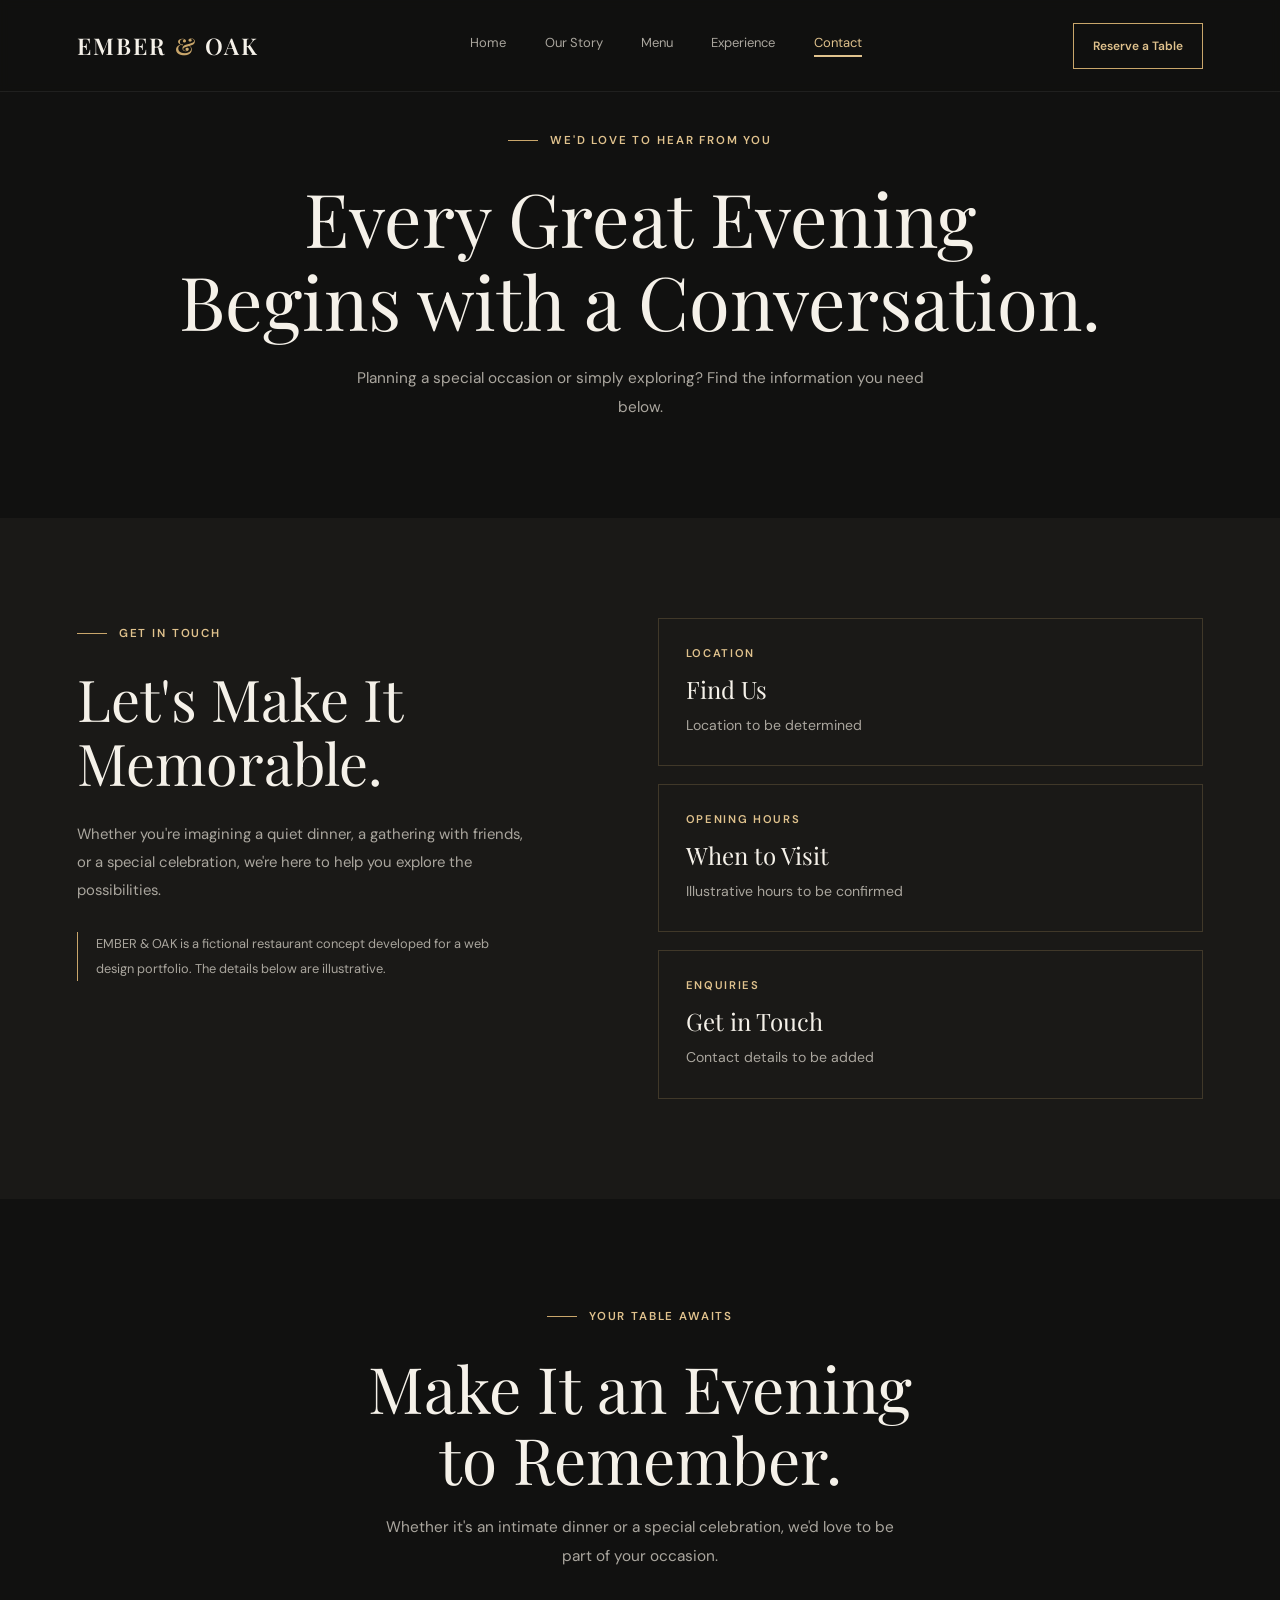
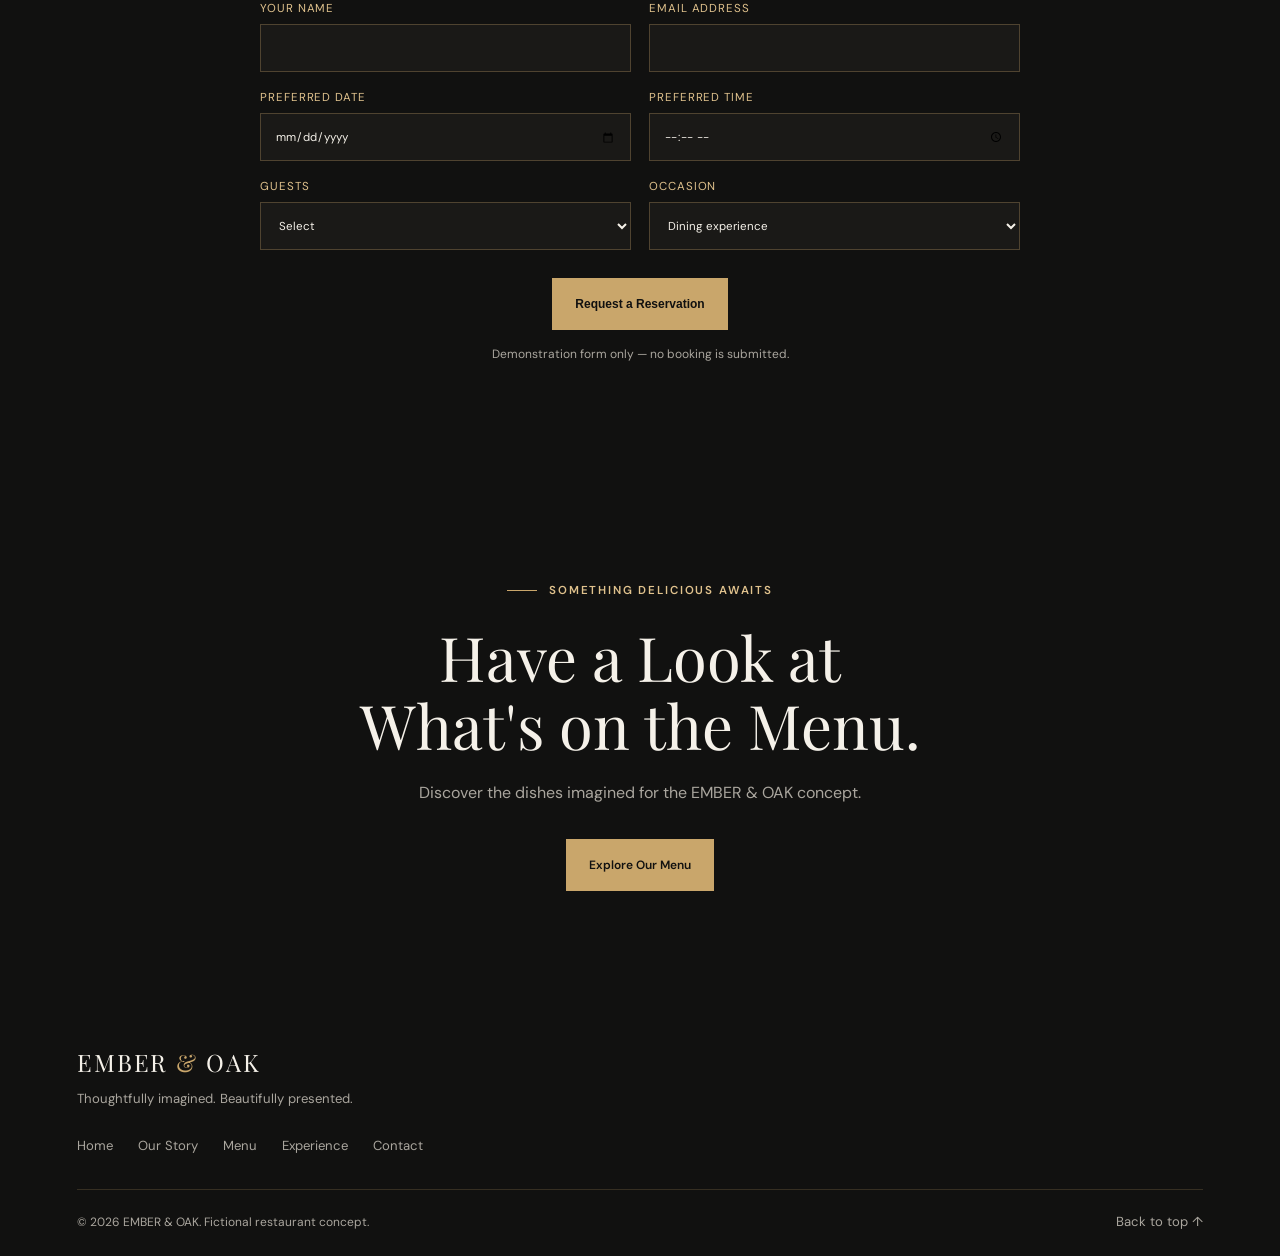
<file: contact.html>
﻿<!DOCTYPE html>

<html lang="en">
  <head>
    <meta charset="UTF-8">
    <meta name="viewport" content="width=device-width, initial-scale=1.0">

    <meta
      name="description"
      content="Explore contact information and imagined dining details for EMBER & OAK, a fictional luxury restaurant website concept."
    >

    <title>Contact | EMBER & OAK</title>

    <link rel="preconnect" href="https://fonts.googleapis.com">
    <link rel="preconnect" href="https://fonts.gstatic.com" crossorigin>

    <link
      href="https://fonts.googleapis.com/css2?family=DM+Sans:wght@400;500;600;700&family=Playfair+Display:wght@400;500;600;700&display=swap"
      rel="stylesheet"
    >

    <link rel="stylesheet" href="style.css">

  </head>

  <body>
    <header class="site-header" id="top">
      <a href="index.html" class="logo">EMBER <span>&</span> OAK</a>

      <button
        class="menu-toggle"
        type="button"
        aria-label="Open navigation menu"
        aria-expanded="false"
        aria-controls="main-navigation"
      >
        <span></span>
        <span></span>
        <span></span>
      </button>

            <nav class="main-nav" id="main-navigation">
        <a href="index.html">Home</a>
        <a href="story.html">Our Story</a>
        <a href="menu.html">Menu</a>
        <a href="experience.html">Experience</a>
        <a href="contact.html" aria-current="page">Contact</a>
      </nav>

      <a href="contact.html#reservations" class="header-cta">
        Reserve a Table
      </a>
    </header>

  <main>
    <section class="contact-page-hero">
      <span class="section-label">
        <span class="label-line"></span>
        WE'D LOVE TO HEAR FROM YOU
      </span>

      <h1>Every Great Evening<br>Begins with a Conversation.</h1>

      <p>
        Planning a special occasion or simply exploring?
        Find the information you need below.
      </p>
    </section>

    <section class="contact-page-content">
      <div class="contact-page-intro">
        <span class="section-label">
          <span class="label-line"></span>
          GET IN TOUCH
        </span>

        <h2>Let's Make It<br>Memorable.</h2>

        <p>
          Whether you're imagining a quiet dinner, a gathering
          with friends, or a special celebration, we're here
          to help you explore the possibilities.
        </p>

        <p class="concept-notice">
          EMBER & OAK is a fictional restaurant concept
          developed for a web design portfolio.
          The details below are illustrative.
        </p>
      </div>

      <div class="contact-information">
        <article class="contact-information-card">
          <span class="contact-label">LOCATION</span>
          <h3>Find Us</h3>
          <p>Location to be determined</p>
        </article>

        <article class="contact-information-card">
          <span class="contact-label">OPENING HOURS</span>
          <h3>When to Visit</h3>
          <p>Illustrative hours to be confirmed</p>
        </article>

        <article class="contact-information-card">
          <span class="contact-label">ENQUIRIES</span>
          <h3>Get in Touch</h3>
          <p>Contact details to be added</p>
        </article>
      </div>
    </section>


    
    <!-- RESERVATION FORM -->
    <section class="reservation-section" id="reservations">
      <span class="section-label">
        <span class="label-line"></span>
        YOUR TABLE AWAITS
      </span>

      <h2>Make It an Evening<br>to Remember.</h2>

      <p>
        Whether it's an intimate dinner or a special celebration,
        we'd love to be part of your occasion.
      </p>

      <form class="reservation-form" id="reservation-form">
        <div class="reservation-form-grid">
          <label>
            Your name
            <input type="text" name="name" autocomplete="name" required>
          </label>

          <label>
            Email address
            <input type="email" name="email" autocomplete="email" required>
          </label>

          <label>
            Preferred date
            <input type="date" name="date" required>
          </label>

          <label>
            Preferred time
            <input type="time" name="time" required>
          </label>

          <label>
            Guests
            <select name="guests" required>
              <option value="">Select</option>
              <option>2 guests</option>
              <option>3 guests</option>
              <option>4 guests</option>
              <option>5+ guests</option>
            </select>
          </label>

          <label>
            Occasion
            <select name="occasion">
              <option>Dining experience</option>
              <option>Birthday</option>
              <option>Anniversary</option>
              <option>Private gathering</option>
            </select>
          </label>
        </div>

        <button type="submit" class="button button-primary">
          Request a Reservation
        </button>

        <p class="reservation-form-note">
          Demonstration form only — no booking is submitted.
        </p>

        <p class="reservation-status" id="reservation-status" aria-live="polite"></p>
      </form>

    </section>


    <section class="contact-page-cta">
      <span class="section-label">
        <span class="label-line"></span>
        SOMETHING DELICIOUS AWAITS
      </span>

      <h2>Have a Look at<br>What's on the Menu.</h2>

      <p>
        Discover the dishes imagined for the EMBER & OAK concept.
      </p>

      <a href="menu.html" class="button button-primary">
        Explore Our Menu
      </a>
    </section>
  </main>

  <footer class="site-footer">
    <a href="index.html" class="footer-logo">
      EMBER <span>&</span> OAK
    </a>

    <p class="footer-note">
      Thoughtfully imagined. Beautifully presented.
    </p>

        <nav class="footer-nav" aria-label="Footer navigation">
      <a href="index.html">Home</a>
      <a href="story.html">Our Story</a>
      <a href="menu.html">Menu</a>
      <a href="experience.html">Experience</a>
      <a href="contact.html" aria-current="page">Contact</a>
    </nav>

    <div class="footer-bottom">
      <p>&copy; 2026 EMBER & OAK. Fictional restaurant concept.</p>
      <a href="#top">Back to top ↑</a>
    </div>
  </footer>
  <script src="script.js"></script>
  </body>
</html>
</file>
<file: style.css>
﻿/* ---------- DESIGN SYSTEM ---------- */

:root {
  --color-bg: #111110;
  --color-surface: #1a1917;
  --color-gold: #c9a66b;
  --color-gold-light: #e0c28d;
  --color-text: #f5f1e9;
  --color-muted: #aaa69e;

  --font-heading: "Playfair Display", Georgia, serif;
  --font-body: "DM Sans", Arial, sans-serif;

  --page-padding: clamp(20px, 6vw, 90px);
}

/* ---------- RESET ---------- */

* {
  margin: 0;
  padding: 0;
  box-sizing: border-box;
}

html {
  scroll-behavior: smooth;
}

body {
  background: var(--color-bg);
  color: var(--color-text);
  font-family: var(--font-body);
  -webkit-font-smoothing: antialiased;
}

a {
  color: inherit;
  text-decoration: none;
}

/* ---------- NAVIGATION ---------- */

.site-header {
  position: fixed;
  width: 100%;
  min-height: 92px;
  padding: 0 var(--page-padding);

  display: flex;
  align-items: center;
  justify-content: space-between;
  gap: 30px;

  background: var(--color-bg);
  border-bottom: 1px solid rgb(255 255 255 / 7%);
  z-index: 100;
}

.logo {
  font-family: var(--font-heading);
  font-size: 23px;
  font-weight: 600;
  letter-spacing: 2px;
  white-space: nowrap;
}

.logo span {
  color: var(--color-gold);
}

.main-nav {
  display: flex;
  align-items: center;
  gap: clamp(18px, 3vw, 42px);
}

.main-nav a {
  position: relative;
  color: var(--color-muted);
  font-size: 13px;
  padding-bottom: 6px;
  transition: color 0.25s ease;
}

.main-nav a:hover,
.main-nav a[aria-current="page"] {
  color: var(--color-gold-light);
}

.main-nav a::after {
  content: "";
  position: absolute;
  left: 0;
  bottom: 0;
  width: 100%;
  height: 2px;
  background: var(--color-gold-light);
  transform: scaleX(0);
  transform-origin: left;
  transition: transform 0.25s ease;
}

.main-nav a:hover::after,
.main-nav a[aria-current="page"]::after {
  transform: scaleX(1);
}

.header-cta {
  display: inline-flex;
  align-items: center;
  gap: 12px;

  padding: 14px 19px;
  border: 1px solid var(--color-gold);

  color: var(--color-gold-light);
  font-size: 12px;
  font-weight: 600;
  white-space: nowrap;

  transition:
      background-color 0.25s ease,
      color 0.25s ease;
}

.header-cta:hover {
  background: var(--color-gold);
  color: var(--color-bg);
}

/* ---------- HERO ---------- */

.hero {
  min-height: calc(100svh - 92px);
  padding: 90px var(--page-padding) 40px;

  position: relative;
  isolation: isolate;

  display: flex;
  align-items: center;

  overflow: hidden;
}

/* Background photograph */

.hero::before {
  content: "";
  position: absolute;
  inset: 0;
  z-index: -2;

  background-image:
      url("https://images.unsplash.com/photo-1414235077428-338989a2e8c0?auto=format&fit=crop&w=2000&q=85");

  background-position: center;
  background-size: cover;
}

/* Dark overlay keeps the text readable */

.hero::after {
content: "";
position: absolute;
inset: 0;
z-index: -1;

background: linear-gradient(
  90deg,
  rgb(17 17 16 / 96%) 0%,
  rgb(17 17 16 / 83%) 38%,
  rgb(17 17 16 / 40%) 72%,
  rgb(17 17 16 / 35%) 100%
  );
}

.hero-content {
width: min(760px, 100%);
padding-bottom: 45px;
}

.eyebrow {
  display: flex;
  align-items: center;
  gap: 13px;

  margin: 50px 0 30px;

  color: var(--color-gold-light);
  font-size: 10px;
  font-weight: 600;
  letter-spacing: 3px;
  line-height: 1.8;
}

.eyebrow-line {
  width: 36px;
  height: 1px;
  background: var(--color-gold);
  flex-shrink: 0;
}

.hero h1 {
  max-width: 750px;

  font-family: var(--font-heading);
  font-size: clamp(48px, 6.5vw, 88px);
  font-weight: 400;
  letter-spacing: -2px;
  line-height: 1.12;
}

.hero h1 span {
  color: var(--color-gold-light);
  font-style: italic;
}

.hero-description {
  max-width: 460px;
  margin-top: 25px;

  color: #d0cbc2;
  font-size: 15px;
  line-height: 1.9;
}

.hero-actions {
  display: flex;
  align-items: center;
  flex-wrap: wrap;
  gap: 15px;

  margin-top: 35px;
}

.button {
  min-height: 52px;
  padding: 0 22px;

  display: inline-flex;
  align-items: center;
  justify-content: center;
  gap: 15px;

  font-size: 12px;
  font-weight: 600;

  transition:
    background-color 0.25s ease,
    color 0.25s ease,
    border-color 0.25s ease;
}

.button-primary {
  background: var(--color-gold);
  color: var(--color-bg);
  border: 1px solid var(--color-gold);
}

.button-primary:hover {
  background: var(--color-gold-light);
  border-color: var(--color-gold-light);
}

.button-secondary {
  border: 1px solid rgb(255 255 255 / 30%);
  color: var(--color-text);
}

.button-secondary:hover {
  border-color: var(--color-gold);
  color: var(--color-gold-light);
}

.hero-note {
  display: flex;
  align-items: center;
  gap: 10px;

  margin-top: 60px;

  color: #c1bcb2;
  font-size: 9px;
  font-weight: 500;
  letter-spacing: 1.7px;
  line-height: 1.8;
}

.note-dot {
  width: 6px;
  height: 6px;
  border-radius: 50%;
  background: var(--color-gold);
  flex-shrink: 0;
}

.hero-bottom {
  position: absolute;
  right: var(--page-padding);
  bottom: 30px;
  left: var(--page-padding);

  display: flex;
  justify-content: space-between;
  gap: 20px;

  color: #d0cbc2;
  font-size: 9px;
  letter-spacing: 1.5px;
}

.hero-bottom a {
  transition: color 0.25s ease;
}

.hero-bottom a:hover {
  color: var(--color-gold-light);
}

/* ---------- ACCESSIBILITY ---------- */

a:focus-visible {
  outline: 2px solid var(--color-gold-light);
  outline-offset: 5px;
}

/* ---------- RESPONSIVE DESIGN ---------- */

@media (max-width: 900px) {
  .site-header {
    min-height: 82px;
    gap: 20px;
  }

  .main-nav {
    gap: 16px;
  }

  .main-nav a {
    font-size: 12px;
  }

  .header-cta {
    padding: 12px;
    font-size: 11px;
  }

  .hero {
    min-height: calc(100svh - 82px);
  }

  .hero::after {
    background:
      linear-gradient(
        90deg,
        rgb(17 17 16 / 94%) 0%,
        rgb(17 17 16 / 78%) 60%,
        rgb(17 17 16 / 55%) 100%
      );
  }
}

@media (max-width: 650px) {
  .site-header {
    min-height: 76px;
    flex-wrap: wrap;
    gap: 12px;
    padding-top: 16px;
    padding-bottom: 16px;
  }

  .logo {
    font-size: 20px;
  }

  .main-nav {
    order: 3;
    width: 100%;
    justify-content: space-between;
    gap: 10px;
  }

  .main-nav a {
    font-size: 11px;
  }

  .header-cta {
    padding: 11px 12px;
    gap: 7px;
    font-size: 10px;
  }

  .hero {
    min-height: 680px;
    min-height: max(680px, calc(100svh - 76px));
    padding-top: 75px;
    padding-bottom: 100px;
  }

  .hero::before {
    background-position: 58% center;
  }

  .hero::after {
    background:
      linear-gradient(
        90deg,
        rgb(17 17 16 / 93%) 0%,
        rgb(17 17 16 / 78%) 100%
      );
}

  .hero h1 {
    font-size: clamp(46px, 11vw, 66px);
    letter-spacing: -1.5px;
  }

  .eyebrow {
    font-size: 9px;
    letter-spacing: 2px;
  }

  .hero-description {
    font-size: 14px;
  }

  .hero-actions {
    align-items: stretch;
    flex-direction: column;
    max-width: 280px;
  }

  .hero-note {
    margin-top: 40px;
    font-size: 8px;
    letter-spacing: 1.1px;
  }

  .hero-bottom {
    bottom: 22px;
    font-size: 8px;
    letter-spacing: 1px;
  }
}

@media (max-width: 380px) {
  .main-nav a {
    font-size: 10px;
  }

  .header-cta {
    padding: 10px 8px;
  }

  .hero-bottom {
    font-size: 7px;
    letter-spacing: 0.5px;
  }
}

/* Respect visitors who prefer reduced motion */

@media (prefers-reduced-motion: reduce) {
  html {
    scroll-behavior: auto;
  }

  *,
  *::before,
  *::after {
    transition-duration: 0.01ms !important;
  }
}


/* ---------- OUR STORY ---------- */

.story-section {
  padding: 130px var(--page-padding);

  display: grid;
  grid-template-columns: minmax(0, 1fr) minmax(0, 0.9fr);
  align-items: center;
  gap: clamp(45px, 8vw, 120px);

  background: var(--color-bg);
}

.story-image {
  position: relative;
  min-width: 0;
}

.story-image img {
  display: block;
  width: 100%;
  aspect-ratio: 4 / 5;
  object-fit: cover;
}

.image-caption {
  display: flex;
  justify-content: space-between;
  gap: 15px;

  padding-top: 18px;

  color: var(--color-muted);
  font-size: 9px;
  letter-spacing: 1.5px;
}

.image-caption span:first-child {
  color: var(--color-gold);
}

.story-content {
  max-width: 570px;
}

.section-eyebrow {
  margin-bottom: 24px;

  color: var(--color-gold);
  font-size: 10px;
  font-weight: 600;
  letter-spacing: 3px;
}

.story-content h2 {
  margin-bottom: 27px;

  font-family: var(--font-heading);
  font-size: clamp(36px, 4vw, 55px);
  font-weight: 400;
  line-height: 1.25;
  letter-spacing: -1px;
}

.story-content h2 span {
  color: var(--color-gold-light);
  font-style: italic;
}

.story-description {
  margin-bottom: 18px;

  color: var(--color-muted);
  font-size: 14px;
  line-height: 2;
}

.text-link {
  display: inline-flex;
  align-items: center;
  gap: 15px;

  margin-top: 15px;
  padding-bottom: 9px;

  border-bottom: 1px solid var(--color-gold);

  color: var(--color-gold-light);
  font-size: 12px;
  font-weight: 600;

  transition: gap 0.25s ease;
}

.text-link:hover {
  gap: 22px;
}

.story-signature {
  display: flex;
  align-items: center;
  gap: 15px;

  margin-top: 65px;
  padding-top: 25px;

  border-top: 1px solid rgb(255 255 255 / 10%);
}

.signature-mark {
  color: var(--color-gold);
  font-family: var(--font-heading);
  font-size: 50px;
  font-style: italic;
}

.story-signature div p {
  font-family: var(--font-heading);
  font-size: 13px;
  letter-spacing: 2px;
}

.story-signature div span {
  display: block;
  margin-top: 6px;

  color: var(--color-muted);
  font-size: 8px;
  letter-spacing: 2px;
}

/* ---------- STORY RESPONSIVENESS ---------- */

@media (max-width: 800px) {
  .story-section {
    padding-top: 90px;
    padding-bottom: 90px;

    grid-template-columns: 1fr;
    gap: 50px;
  }

  .story-image {
    width: min(100%, 560px);
  }

  .story-content {
    max-width: 650px;
  }

  .story-content h2 {
    font-size: clamp(36px, 7vw, 52px);
  }

  .story-signature {
    margin-top: 40px;
  }
}

@media (max-width: 480px) {
  .story-section {
    padding-top: 70px;
    padding-bottom: 70px;
    gap: 35px;
  }

  .story-content h2 {
    font-size: 36px;
  }

  .story-description {
    font-size: 13px;
  }
}



/* ---------- SIGNATURE MENU ---------- */

.menu-section {
  padding: 110px var(--page-padding) 100px;

  background: var(--color-surface);
}

.menu-heading {
  display: flex;
  align-items: end;
  justify-content: space-between;
  gap: 35px;

  margin-bottom: 55px;
}

.menu-heading h2 {
  font-family: var(--font-heading);
  font-size: clamp(36px, 4vw, 54px);
  font-weight: 400;
  line-height: 1.25;
}

.menu-heading h2 span {
  color: var(--color-gold-light);
  font-style: italic;
}

.menu-intro {
  max-width: 330px;
  color: var(--color-muted);
  font-size: 13px;
  line-height: 1.9;
}

.menu-grid {
  display: grid;
  grid-template-columns: repeat(3, minmax(0, 1fr));
  gap: 25px;
}

.dish-card {
  min-width: 0;
}

.dish-image {
  position: relative;
  overflow: hidden;
  background: #292722;
}

.dish-image img {
  display: block;
  width: 100%;
  aspect-ratio: 4 / 4.5;
  object-fit: cover;

  transition: transform 0.5s ease;
}

.dish-card:hover .dish-image img {
  transform: scale(1.04);
}

.dish-number {
  position: absolute;
  top: 15px;
  left: 15px;

  display: grid;
  place-items: center;

  width: 35px;
  height: 35px;

  background: rgb(17 17 16 / 85%);
  border: 1px solid rgb(201 166 107 / 60%);

  color: var(--color-gold-light);
  font-size: 10px;
}

.dish-details {
  padding-top: 23px;
}

.dish-title-row {
  display: flex;
  align-items: baseline;
  justify-content: space-between;
  gap: 12px;
}

.dish-title-row h3 {
  font-family: var(--font-heading);
  font-size: clamp(17px, 1.7vw, 22px);
  font-weight: 500;
}

.dish-price {
  flex-shrink: 0;
  color: var(--color-gold-light);
  font-size: 13px;
}

.dish-details > p {
  margin-top: 13px;

  color: var(--color-muted);
  font-size: 12px;
  line-height: 1.9;
}

.dish-category {
  display: inline-block;
  margin-top: 22px;

  color: var(--color-gold);
  font-size: 9px;
  letter-spacing: 1.5px;
}

.menu-disclaimer {
  margin-top: 40px;

  color: var(--color-muted);
  font-size: 10px;
  line-height: 1.8;
}

/* ---------- MENU RESPONSIVENESS ---------- */

@media (max-width: 850px) {
  .menu-heading {
    align-items: start;
    flex-direction: column;
    gap: 18px;
  }

  .menu-grid {
    grid-template-columns: repeat(2, minmax(0, 1fr));
    gap: 35px 22px;
  }

  .dish-title-row h3 {
    font-size: 19px;
  }
}

@media (max-width: 560px) {
  .menu-section {
    padding-top: 75px;
    padding-bottom: 70px;
  }

  .menu-heading {
    margin-bottom: 35px;
  }

  .menu-grid {
    grid-template-columns: 1fr;
    gap: 40px;
  }

  .dish-image img {
    aspect-ratio: 5 / 4;
  }

  .dish-title-row h3 {
    font-size: 21px;
  }
}

/* Respect reduced-motion preferences */

@media (prefers-reduced-motion: reduce) {
  .dish-image img {
    transition: none;
  }
}


/* DINING EXPERIENCE */

.experience-section {
  position: relative;
  min-height: 540px;
  display: flex;
  align-items: center;
  overflow: hidden;
  background: var(--color-bg);
}

.experience-image,
.experience-overlay {
  position: absolute;
  inset: 0;
}

.experience-image {
  background-image: url("https://images.unsplash.com/photo-1517248135467-4c7edcad34c4?auto=format&fit=crop&w=2000&q=85");
  background-size: cover;
  background-position: center 55%;
  transform: scale(1.02);
}

.experience-overlay {
  background: linear-gradient(
  90deg,
  rgba(17, 17, 16, 0.96) 0%,
  rgba(17, 17, 16, 0.76) 48%,
  rgba(17, 17, 16, 0.25) 100%
  );
}

.experience-content {
  position: relative;
  z-index: 1;
  max-width: 650px;
  padding: 90px var(--page-padding);
}

.section-label {
  display: inline-flex;
  align-items: center;
  gap: 12px;
  color: var(--color-gold-light);
  font-size: 0.72rem;
  font-weight: 600;
  letter-spacing: 0.16em;
  text-transform: uppercase;
}

.label-line {
  display: inline-block;
  width: 30px;
  height: 1px;
  background: var(--color-gold);
}

.experience-content h2 {
  margin: 28px 0 20px;
  color: var(--color-text);
  font-family: var(--font-heading);
  font-size: clamp(2.7rem, 5.5vw, 4.8rem);
  font-weight: 400;
  line-height: 1.08;
}

.experience-content p {
  max-width: 450px;
  margin-bottom: 32px;
  color: var(--color-muted);
  font-size: 0.98rem;
  line-height: 1.9;
}

@media (max-width: 600px) {
  .experience-section {
    min-height: 480px;
  }

  .experience-overlay {
    background: rgba(17, 17, 16, 0.76);
  }

  .experience-content {
    padding-top: 75px;
    padding-bottom: 75px;
  }


}


/* RESERVATIONS */

.reservation-section {
  display: flex;
  flex-direction: column;
  align-items: center;
  padding: 110px var(--page-padding);
  text-align: center;
  background: var(--color-bg);
}

.reservation-section h2 {
  margin: 28px 0 18px;
  color: var(--color-text);
  font-family: var(--font-heading);
  font-size: clamp(2.5rem, 5vw, 4.3rem);
  font-weight: 400;
  line-height: 1.12;
}

.reservation-section > p {
  max-width: 540px;
  margin-bottom: 30px;
  color: var(--color-muted);
  font-size: 0.96rem;
  line-height: 1.9;
}

.reservation-form {
  width: min(100%, 760px);
  margin: 0 auto;
}

.reservation-form-grid {
  display: grid;
  grid-template-columns: repeat(2, minmax(0, 1fr));
  gap: 18px;
  margin-bottom: 28px;
  text-align: left;
}

.reservation-form label {
  display: flex;
  flex-direction: column;
  gap: 8px;
  color: var(--color-gold-light);
  font-size: 0.72rem;
  letter-spacing: 0.08em;
  text-transform: uppercase;
}

.reservation-form input,
.reservation-form select {
  width: 100%;
  min-height: 48px;
  padding: 12px 14px;
  border: 1px solid rgba(201, 166, 107, 0.3);
  border-radius: 0;
  background: var(--color-surface);
  color: var(--color-text);
  font: inherit;
  letter-spacing: normal;
  text-transform: none;
}

.reservation-form input:focus,
.reservation-form select:focus {
  outline: 2px solid var(--color-gold-light);
  outline-offset: 2px;
}

.reservation-form > .button {
  border: 1px solid var(--color-gold);
  cursor: pointer;
}

.reservation-form-note,
.reservation-status {
  margin: 14px 0 0;
  color: var(--color-muted);
  font-size: 0.75rem;
  line-height: 1.7;
}

.reservation-status:empty {
  display: none;
}
.reservation-note {
  margin-top: 30px;
  color: var(--color-muted);
  font-size: 0.75rem;
  line-height: 1.7;
}

@media (max-width: 600px) {
  .reservation-section {
    padding-top: 80px;
    padding-bottom: 80px;
  }
}


/* CONTACT */

.contact-section {
  display: grid;
  grid-template-columns: 1fr 0.8fr;
  gap: 70px;
  padding: 100px var(--page-padding);
  background: var(--color-surface);
}

.contact-content h2 {
  margin: 26px 0 20px;
  color: var(--color-text);
  font-family: var(--font-heading);
  font-size: clamp(2.5rem, 4.5vw, 4rem);
  font-weight: 400;
  line-height: 1.12;
}

.contact-content > p {
  max-width: 430px;
  color: var(--color-muted);
  line-height: 1.9;
}

.contact-details {
  display: flex;
  flex-direction: column;
  justify-content: center;
  gap: 28px;
}

.contact-item {
  padding-bottom: 20px;
  border-bottom: 1px solid rgba(201, 166, 107, 0.2);
}

.contact-label {
  display: block;
  margin-bottom: 10px;
  color: var(--color-gold-light);
  font-size: 0.7rem;
  font-weight: 600;
  letter-spacing: 0.15em;
}

.contact-item p {
  margin: 0;
  color: var(--color-muted);
  font-size: 0.9rem;
  line-height: 1.7;
}

/* FOOTER */

.site-footer {
  padding: 55px var(--page-padding) 24px;
  background: var(--color-bg);
}

.footer-logo {
  color: var(--color-text);
  font-family: var(--font-heading);
  font-size: 1.5rem;
  letter-spacing: 0.08em;
  text-decoration: none;
}

.footer-logo span {
  color: var(--color-gold);
}

.footer-note {
  margin: 12px 0 30px;
  color: var(--color-muted);
  font-size: 0.82rem;
}

.footer-nav {
  display: flex;
  flex-wrap: wrap;
  gap: 25px;
  margin-bottom: 35px;
}

.footer-nav a,
.footer-bottom a {
  color: var(--color-muted);
  font-size: 0.82rem;
  text-decoration: none;
  transition: color 0.2s ease;
}

.footer-nav a:hover,
.footer-bottom a:hover {
  color: var(--color-gold-light);
}

.footer-bottom {
  display: flex;
  justify-content: space-between;
  align-items: center;
  gap: 20px;
  padding-top: 22px;
  border-top: 1px solid rgba(201, 166, 107, 0.2);
}

.footer-bottom p {
  margin: 0;
  color: var(--color-muted);
  font-size: 0.75rem;
  line-height: 1.7;
}

/* CONTACT AND FOOTER RESPONSIVENESS */

@media (max-width: 800px) {
  .contact-section {
  grid-template-columns: 1fr;
  gap: 45px;
  }
}

@media (max-width: 500px) {
  .contact-section {
  padding-top: 75px;
  padding-bottom: 75px;
  }

  .footer-bottom {
      align-items: flex-start;
      flex-direction: column;
      gap: 12px;
  }

  .footer-nav {
      gap: 18px;
  }


}

/* MOBILE NAVIGATION */

.menu-toggle {
  display: none;
  width: 42px;
  height: 42px;
  padding: 10px;
  border: 1px solid rgba(201, 166, 107, 0.35);
  border-radius: 2px;
  background: transparent;
  cursor: pointer;
}

.menu-toggle span {
  display: block;
  width: 20px;
  height: 1px;
  margin: 5px 0;
  background: var(--color-text);
  transition: transform 0.2s ease, opacity 0.2s ease;
}

.menu-toggle:focus-visible {
  outline: 2px solid var(--color-gold-light);
  outline-offset: 4px;
}

@media (max-width: 760px) {
  .site-header {
    position: relative;
    display: flex;
    align-items: center;
    justify-content: space-between;
    flex-wrap: wrap;
    gap: 0;
  }

  .menu-toggle {
    display: block;
    order: 2;
  }

  .main-nav {
    display: none;
    order: 3;
    flex: 0 0 100%;
    flex-direction: column;
    align-items: stretch;
    gap: 0;
    padding: 16px 0;
  }

  .site-header.menu-open .main-nav {
    display: flex;
  }

  .main-nav a {
    display: block;
    padding: 14px 4px;
  }

  .header-cta {
    display: none;
    order: 4;
    width: 100%;
    margin: 0 0 16px;
    text-align: center;
  }

  .site-header.menu-open .header-cta {
    display: block;
  }

  .site-header.menu-open .menu-toggle span:first-child {
    transform: translateY(6px) rotate(45deg);
  }

  .site-header.menu-open .menu-toggle span:nth-child(2) {
    opacity: 0;
  }

  .site-header.menu-open .menu-toggle span:last-child {
    transform: translateY(-6px) rotate(-45deg);
  }
}

@media (prefers-reduced-motion: reduce) {
  .menu-toggle span {
    transition: none;
  }
}



/* Keep the mobile header controls anchored while the navigation expands. */
@media (max-width: 760px) {
  .site-header {
    position: relative;
    display: grid;
    grid-template-columns: minmax(0, 1fr) auto;
    align-items: center;
    align-content: start;
    min-height: 76px;
    height: auto;
  }

  .logo,
  .menu-toggle {
    align-self: start;
  }

  .main-nav,
  .header-cta {
    grid-column: 1 / -1;
  }

  .main-nav {
    width: auto;
  }
}

/* Mobile header: fixed viewport position with a locked control row. */
@media (max-width: 760px) {
  .site-header {
    position: fixed;
    top: 0;
    right: 0;
    left: 0;
    display: grid;
    grid-template-columns: minmax(0, 1fr) auto;
    grid-template-rows: 42px auto auto;
    align-items: center;
    align-content: start;
    min-height: 76px;
    height: auto;
    z-index: 100;
  }

  .logo {
    grid-column: 1;
    grid-row: 1;
    align-self: center;
  }

  .menu-toggle {
    grid-column: 2;
    grid-row: 1;
    align-self: center;
  }

  .main-nav {
    grid-column: 1 / -1;
    grid-row: 2;
    width: auto;
  }

  .header-cta {
    grid-column: 1 / -1;
    grid-row: 3;
  }
}

@media (max-width: 650px) {
  .hero {
    padding-top: calc(75px + 76px);
  }
}

/* Keep the mobile menu control clear of the viewport edge. */
@media (max-width: 760px) {
  .site-header {
    padding-top: 8px;
  }
}


/* MENU PAGE */

.menu-page-hero {
  padding: 135px var(--page-padding) 100px;
  text-align: center;
  background: var(--color-bg);
}

.menu-page-hero h1 {
  margin: 28px 0 22px;
  color: var(--color-text);
  font-family: var(--font-heading);
  font-size: clamp(2.6rem, 6vw, 5rem);
  font-weight: 400;
  line-height: 1.12;
}

.menu-page-hero > p {
  max-width: 600px;
  margin: 0 auto;
  color: var(--color-muted);
  font-size: 0.96rem;
  line-height: 1.9;
}

.full-menu-section {
  padding: 80px var(--page-padding) 100px;
  background: var(--color-surface);
}

.full-menu-heading {
  max-width: 650px;
  margin: 0 auto 80px;
  text-align: center;
}

.full-menu-heading h2,
.menu-page-cta h2 {
  margin: 20px 0;
  color: var(--color-text);
  font-family: var(--font-heading);
  font-size: clamp(2.3rem, 4vw, 3.7rem);
  font-weight: 400;
}

.full-menu-heading > p,
.menu-page-cta > p {
  color: var(--color-muted);
  line-height: 1.9;
}

.menu-category {
  max-width: 1100px;
  margin: 0 auto 80px;
}

.category-heading {
  display: flex;
  align-items: center;
  gap: 20px;
  margin-bottom: 30px;
  padding-bottom: 18px;
  border-bottom: 1px solid rgba(201, 166, 107, 0.3);
}

.category-heading > span {
  color: var(--color-gold);
  font-size: 0.75rem;
  letter-spacing: 0.1em;
}

.category-heading h3 {
  margin: 0;
  color: var(--color-text);
  font-family: var(--font-heading);
  font-size: clamp(1.7rem, 3vw, 2.4rem);
  font-weight: 400;
}

.full-menu-grid {
  display: grid;
  grid-template-columns: repeat(2, minmax(0, 1fr));
  gap: 30px;
}

.full-menu-card {
  min-width: 0;
  background: var(--color-bg);
}

.full-menu-card img {
  display: block;
  width: 100%;
  aspect-ratio: 4 / 3;
  object-fit: cover;
}

.full-menu-card-content {
  padding: 25px;
}

.full-menu-card-content .dish-title-row {
  display: flex;
  justify-content: space-between;
  align-items: flex-start;
  gap: 16px;
}

.full-menu-card-content h4 {
  margin: 0;
  color: var(--color-text);
  font-family: var(--font-heading);
  font-size: 1.35rem;
  font-weight: 400;
}

.full-menu-card-content .dish-price {
  color: var(--color-gold-light);
  white-space: nowrap;
}

.full-menu-card-content > p {
  margin: 14px 0 0;
  color: var(--color-muted);
  font-size: 0.88rem;
  line-height: 1.8;
}

.menu-disclaimer {
  max-width: 700px;
  margin: 0 auto;
  color: var(--color-muted);
  font-size: 0.8rem;
  line-height: 1.8;
  text-align: center;
}

.menu-page-cta {
  padding: 100px var(--page-padding);
  text-align: center;
  background: var(--color-bg);
}

.menu-page-cta > p {
  max-width: 520px;
  margin: 0 auto 30px;
}

.menu-page-cta .button {
  display: inline-flex;
}

@media (max-width: 650px) {
    .menu-page-hero {
    padding-top: 100px;
    padding-bottom: 75px;
  }

  .full-menu-section {
    padding-top: 65px;
    padding-bottom: 75px;
  }

  .full-menu-heading {
    margin-bottom: 55px;
  }

  .menu-category {
    margin-bottom: 60px;
  }

  .full-menu-grid {
    grid-template-columns: minmax(0, 1fr);
    gap: 24px;
  }

  .full-menu-card-content {
    padding: 20px;
  }

  .menu-page-cta {
    padding-top: 75px;
    padding-bottom: 75px;
  }


}


/* Only the visible brand text should be the home link on mobile. */
@media (max-width: 760px) {
  .site-header .logo {
    justify-self: start;
    width: fit-content;
  }
}


/* OUR STORY PAGE */

.story-page-hero {
  display: flex;
  align-items: center;
  justify-content: center;
  min-height: 480px;
  padding: 100px var(--page-padding);
  text-align: center;
  background:
  linear-gradient(
  rgba(17, 17, 16, 0.75),
  rgba(17, 17, 16, 0.9)
  ),
  url("https://images.unsplash.com/photo-1517248135467-4c7edcad34c4?auto=format&fit=crop&w=2000&q=85")
  center 55% / cover no-repeat;
}

.story-page-hero-content {
  max-width: 850px;
}

.story-page-hero h1 {
  margin: 28px 0 22px;
  color: var(--color-text);
  font-family: var(--font-heading);
  font-size: clamp(2.7rem, 6vw, 5rem);
  font-weight: 400;
  line-height: 1.12;
}

.story-page-hero-content > p {
  max-width: 620px;
  margin: 0 auto;
  color: var(--color-muted);
  font-size: 0.96rem;
  line-height: 1.9;
}

.story-page-intro {
  display: grid;
  grid-template-columns: minmax(0, 1fr) minmax(0, 0.9fr);
  align-items: center;
  gap: clamp(40px, 7vw, 100px);
  padding: 110px var(--page-padding);
  background: var(--color-bg);
}

.story-page-image {
  min-width: 0;
}

.story-page-image img {
  display: block;
  width: 100%;
  aspect-ratio: 4 / 5;
  object-fit: cover;
}

.image-caption {
  display: block;
  margin-top: 15px;
  color: var(--color-gold-light);
  font-size: 0.68rem;
  letter-spacing: 0.16em;
}

.story-page-copy h2 {
  margin: 25px 0;
  color: var(--color-text);
  font-family: var(--font-heading);
  font-size: clamp(2.3rem, 4.2vw, 3.7rem);
  font-weight: 400;
  line-height: 1.15;
}

.story-page-copy > p {
  margin-bottom: 18px;
  color: var(--color-muted);
  font-size: 0.93rem;
  line-height: 1.95;
}

/* STORY VALUES */

.story-values-section {
  padding: 100px var(--page-padding);
  background: var(--color-surface);
}

.story-values-heading {
  max-width: 700px;
  margin: 0 auto 60px;
  text-align: center;
}

.story-values-heading h2 {
  margin: 24px 0 0;
  color: var(--color-text);
  font-family: var(--font-heading);
  font-size: clamp(2.3rem, 4.5vw, 3.7rem);
  font-weight: 400;
  line-height: 1.15;
}

.story-values-grid {
  display: grid;
  grid-template-columns: repeat(3, minmax(0, 1fr));
  gap: 25px;
  max-width: 1150px;
  margin: 0 auto;
}

.story-value-card {
  padding: 35px 28px;
  border: 1px solid rgba(201, 166, 107, 0.22);
}

.value-number {
  color: var(--color-gold);
  font-size: 0.75rem;
  letter-spacing: 0.12em;
}

.story-value-card h3 {
  margin: 25px 0 15px;
  color: var(--color-text);
  font-family: var(--font-heading);
  font-size: 1.5rem;
  font-weight: 400;
}

.story-value-card p {
  margin: 0;
  color: var(--color-muted);
  font-size: 0.88rem;
  line-height: 1.9;
}

/* STORY CTA */

.story-page-cta {
  padding: 100px var(--page-padding);
  text-align: center;
  background: var(--color-bg);
}

.story-page-cta h2 {
  margin: 25px 0 18px;
  color: var(--color-text);
  font-family: var(--font-heading);
  font-size: clamp(2.5rem, 5vw, 4rem);
  font-weight: 400;
  line-height: 1.12;
}

.story-page-cta > p {
  margin-bottom: 30px;
  color: var(--color-muted);
  line-height: 1.9;
}

/* STORY PAGE RESPONSIVENESS */

@media (max-width: 800px) {
    .story-page-intro {
    grid-template-columns: minmax(0, 1fr);
    gap: 45px;
    padding-top: 80px;
    padding-bottom: 80px;
    }

  .story-page-image {
    max-width: 600px;
    width: 100%;
    margin: 0 auto;
  }

  .story-values-grid {
    grid-template-columns: repeat(2, minmax(0, 1fr));
  }


}

@media (max-width: 550px) {
  .story-page-hero {
    min-height: 400px;
    padding-top: 75px;
    padding-bottom: 75px;
  }


  .story-values-section,
  .story-page-cta {
    padding-top: 75px;
    padding-bottom: 75px;
  }

  .story-values-heading {
    margin-bottom: 40px;
  }

  .story-values-grid {
    grid-template-columns: minmax(0, 1fr);
    gap: 18px;
  }

  .story-value-card {
    padding: 28px 24px;
  }

}



/* CONTACT PAGE */

.contact-page-hero {
  padding: 125px var(--page-padding) 95px;
  text-align: center;
  background: var(--color-bg);
}

.contact-page-hero h1 {
  margin: 28px 0 22px;
  color: var(--color-text);
  font-family: var(--font-heading);
  font-size: clamp(2.6rem, 5.8vw, 4.8rem);
  font-weight: 400;
  line-height: 1.12;
}

.contact-page-hero > p {
  max-width: 570px;
  margin: 0 auto;
  color: var(--color-muted);
  font-size: 0.96rem;
  line-height: 1.9;
}

.contact-page-content {
  display: grid;
  grid-template-columns: minmax(0, 0.9fr) minmax(0, 1fr);
  align-items: start;
  gap: clamp(45px, 7vw, 100px);
  padding: 100px var(--page-padding);
  background: var(--color-surface);
}

.contact-page-intro h2 {
  margin: 25px 0;
  color: var(--color-text);
  font-family: var(--font-heading);
  font-size: clamp(2.5rem, 4.5vw, 4rem);
  font-weight: 400;
  line-height: 1.12;
}

.contact-page-intro > p {
  max-width: 450px;
  color: var(--color-muted);
  font-size: 0.93rem;
  line-height: 1.9;
}

.contact-page-intro .concept-notice {
  margin-top: 28px;
  padding-left: 18px;
  border-left: 1px solid var(--color-gold);
  font-size: 0.8rem;
}

.contact-information {
  display: grid;
  grid-template-columns: minmax(0, 1fr);
  gap: 18px;
}

.contact-information-card {
  padding: 27px;
  border: 1px solid rgba(201, 166, 107, 0.22);
}

.contact-information-card h3 {
  margin: 13px 0 8px;
  color: var(--color-text);
  font-family: var(--font-heading);
  font-size: 1.5rem;
  font-weight: 400;
}

.contact-information-card p {
  margin: 0;
  color: var(--color-muted);
  font-size: 0.88rem;
  line-height: 1.8;
}

.contact-page-cta {
  padding: 100px var(--page-padding);
  text-align: center;
  background: var(--color-bg);
}

.contact-page-cta h2 {
  margin: 25px 0 18px;
  color: var(--color-text);
  font-family: var(--font-heading);
  font-size: clamp(2.4rem, 4.8vw, 4rem);
  font-weight: 400;
  line-height: 1.12;
}

.contact-page-cta > p {
  margin-bottom: 30px;
  color: var(--color-muted);
  line-height: 1.9;
}

@media (max-width: 800px) {
  .contact-page-content {
  grid-template-columns: minmax(0, 1fr);
  gap: 45px;
  padding-top: 80px;
  padding-bottom: 80px;
  }
}

@media (max-width: 550px) {
  .contact-page-hero {
    padding-top: 95px;
    padding-bottom: 70px;
  }

  .contact-page-cta {
    padding-top: 75px;
    padding-bottom: 75px;
  }

  .contact-information-card {
    padding: 23px;
  }

}

/* Lighter translucent header with reduced backdrop blur. */
.site-header {
  background: rgb(17 17 16 / 68%);
  -webkit-backdrop-filter: blur(4px);
  backdrop-filter: blur(4px);
}



/* EXPERIENCE PAGE HERO */

.experience-page-hero {
  min-height: 580px;
  display: flex;
  align-items: center;
  justify-content: center;
  padding: 120px var(--page-padding);
  text-align: center;

  background:
    linear-gradient(
      rgba(17, 17, 16, 0.72),
      rgba(17, 17, 16, 0.88)
    ),
    url("https://images.unsplash.com/photo-1517248135467-4c7edcad34c4?auto=format&fit=crop&w=2000&q=85")
    center 55% / cover no-repeat;
}

.experience-page-hero-content {
  max-width: 850px;
}

.experience-page-hero h1 {
  margin: 28px 0 22px;
  color: var(--color-text);
  font-family: var(--font-heading);
  font-size: clamp(2.7rem, 6vw, 5rem);
  font-weight: 400;
  line-height: 1.12;
}

.experience-page-hero p {
  max-width: 620px;
  margin: 0 auto 32px;
  color: var(--color-muted);
  font-size: 0.96rem;
  line-height: 1.9;
}

@media (max-width: 600px) {
  .experience-page-hero {
    min-height: 520px;
    padding-top: 110px;
    padding-bottom: 80px;
  }
}


/* EXPERIENCE ATMOSPHERE SECTION */

.experience-atmosphere {
  display: grid;
  grid-template-columns: 1fr 1fr;
  align-items: center;
  gap: 80px;
  padding: 110px var(--page-padding);
}

.atmosphere-image {
  height: 580px;
  overflow: hidden;
}

.atmosphere-image img {
  width: 100%;
  height: 100%;
  object-fit: cover;
  display: block;
  transition: transform 0.7s ease;
}

.atmosphere-image:hover img {
  transform: scale(1.04);
}

.atmosphere-content {
  max-width: 520px;
}

.atmosphere-content h2 {
  margin: 28px 0;
  font-family: var(--font-heading);
  font-size: clamp(2.3rem, 4vw, 3.8rem);
  font-weight: 400;
  line-height: 1.2;
}

.atmosphere-content p {
  color: var(--color-muted);
  font-size: 0.94rem;
  line-height: 1.9;
  margin-bottom: 20px;
}

.atmosphere-content .text-link {
  display: inline-block;
  margin-top: 15px;
}

@media (max-width: 768px) {
  .experience-atmosphere {
    grid-template-columns: 1fr;
    gap: 45px;
    padding-top: 75px;
    padding-bottom: 75px;
  }

  .atmosphere-image {
    height: 420px;
  }
}

@media (max-width: 480px) {
  .atmosphere-image {
    height: 320px;
  }
}


/* DINING EXPERIENCE SECTION */

.dining-experience {
  padding: 110px var(--page-padding);
  background: #191817;
}

.dining-experience-heading {
  max-width: 650px;
  margin: 0 auto 65px;
  text-align: center;
}

.dining-experience-heading h2 {
  margin: 25px 0 18px;
  font-family: var(--font-heading);
  font-size: clamp(2.4rem, 4vw, 3.8rem);
  font-weight: 400;
  line-height: 1.2;
}

.dining-experience-heading p {
  max-width: 520px;
  margin: 0 auto;
  color: var(--color-muted);
  font-size: 0.94rem;
  line-height: 1.8;
}

.experience-cards {
  display: grid;
  grid-template-columns: repeat(3, minmax(0, 1fr));
  gap: 30px;
}

.experience-card {
  min-width: 0;
}

.experience-card-image {
  height: 340px;
  overflow: hidden;
}

.experience-card-image img {
  display: block;
  width: 100%;
  height: 100%;
  object-fit: cover;
  transition: transform 0.6s ease;
}

.experience-card:hover .experience-card-image img {
  transform: scale(1.05);
}

.experience-card-content {
  padding-top: 25px;
}

.card-number {
  color: var(--color-accent);
  font-size: 0.8rem;
  letter-spacing: 2px;
}

.experience-card-content h3 {
  margin: 14px 0 12px;
  font-family: var(--font-heading);
  font-size: 1.55rem;
  font-weight: 400;
}

.experience-card-content p {
  color: var(--color-muted);
  font-size: 0.9rem;
  line-height: 1.8;
}

@media (max-width: 900px) {
  .experience-cards {
    grid-template-columns: repeat(2, minmax(0, 1fr));
  }
}

@media (max-width: 600px) {
  .dining-experience {
    padding: 80px var(--page-padding);
  }

  .experience-cards {
    grid-template-columns: 1fr;
    gap: 45px;
  }

  .experience-card-image {
    height: 300px;
  }
}


/* PRIVATE OCCASIONS SECTION */

.private-occasions {
  display: grid;
  grid-template-columns: 1fr 1fr;
  align-items: center;
  gap: 80px;
  padding: 110px var(--page-padding);
}

.private-occasions-image {
  height: 550px;
  overflow: hidden;
}

.private-occasions-image img {
  width: 100%;
  height: 100%;
  display: block;
  object-fit: cover;
}

.private-occasions-content {
  max-width: 520px;
}

.private-occasions-content h2 {
  margin: 28px 0;
  font-family: var(--font-heading);
  font-size: clamp(2.3rem, 4vw, 3.8rem);
  font-weight: 400;
  line-height: 1.2;
}

.private-occasions-content p {
  color: var(--color-muted);
  font-size: 0.94rem;
  line-height: 1.9;
  margin-bottom: 20px;
}

.private-occasions-content .button {
  display: inline-flex;
  align-items: center;
  justify-content: center;
  margin-top: 15px;
}

@media (max-width: 768px) {
  .private-occasions {
    grid-template-columns: 1fr;
    gap: 45px;
    padding-top: 75px;
    padding-bottom: 75px;
  }

  .private-occasions-image {
    height: 420px;
  }
}

@media (max-width: 480px) {
  .private-occasions-image {
    height: 320px;
  }
}


/* HOMEPAGE MENU PREVIEW */
.home-menu-preview .menu-grid {
  grid-template-columns: minmax(0, 1fr);
  justify-items: center;
}

.home-menu-preview .dish-card {
  width: 100%;
  max-width: 650px;
}
</file>
